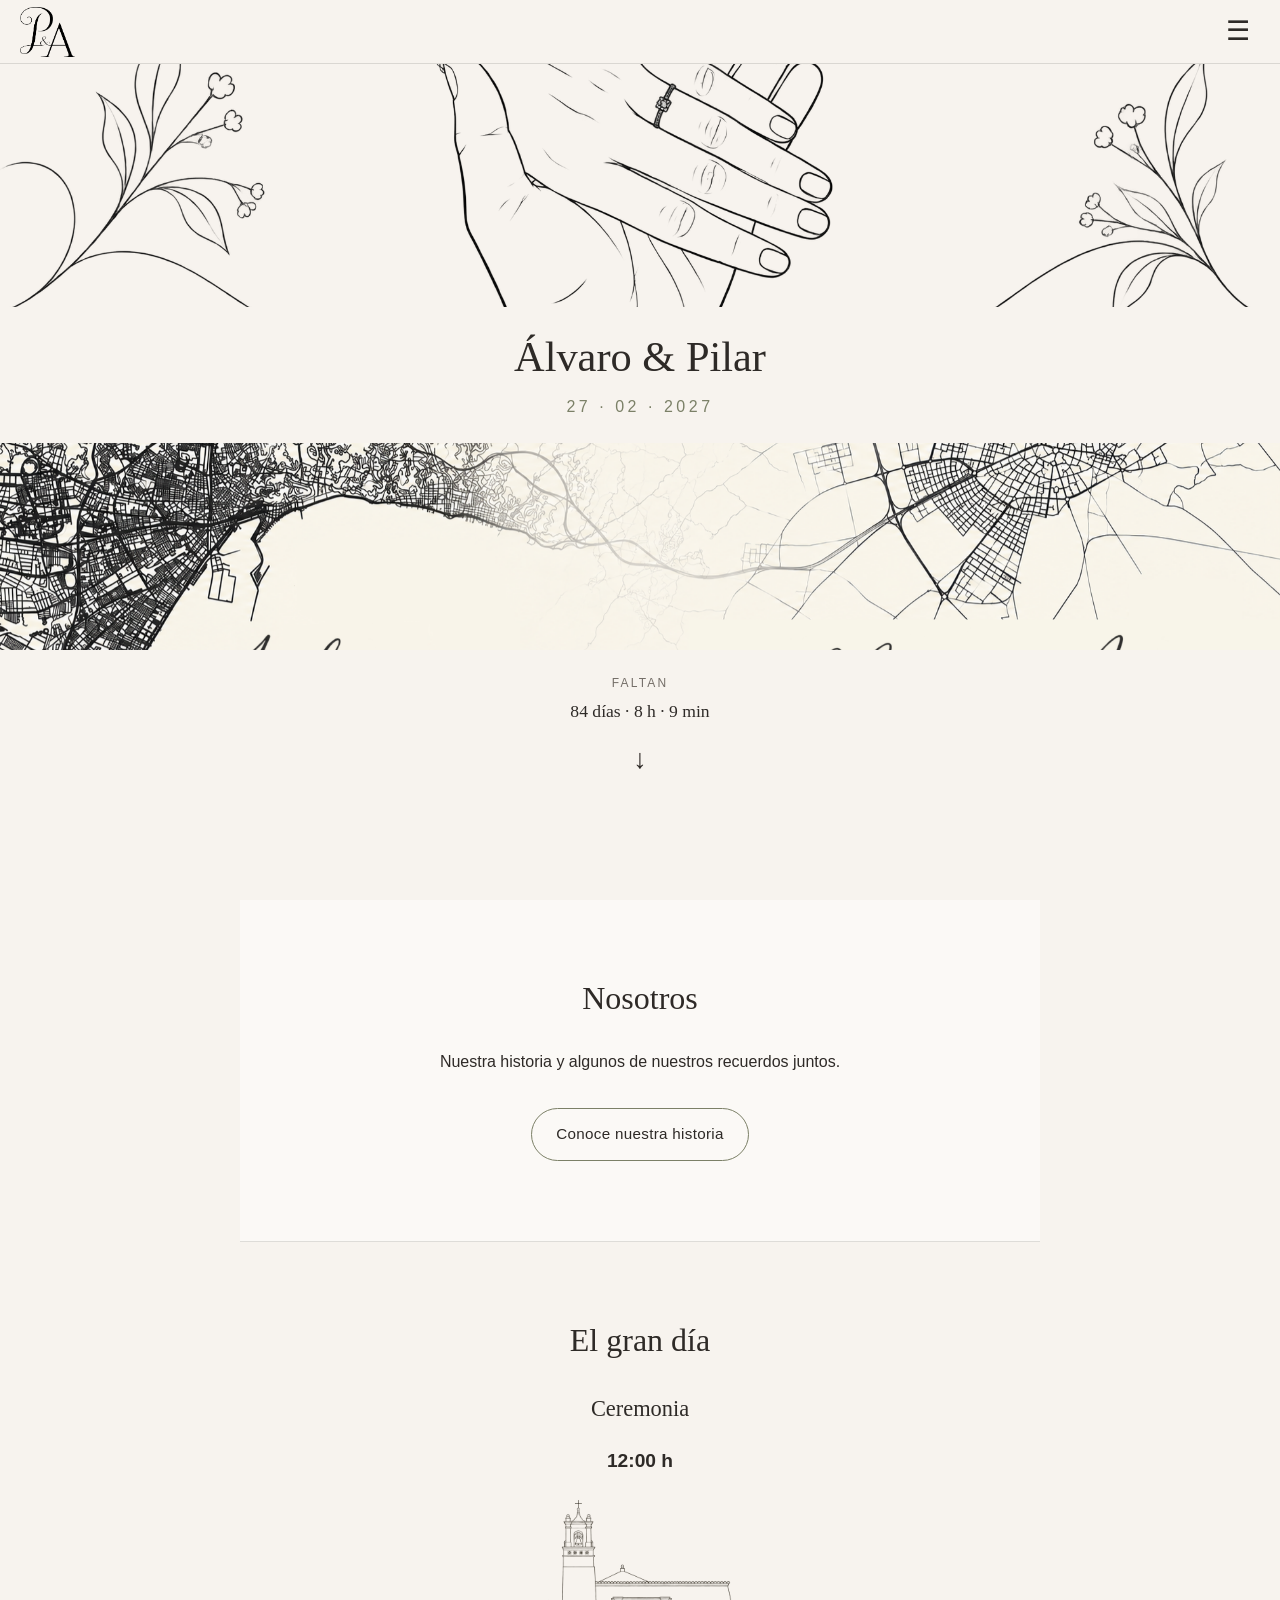
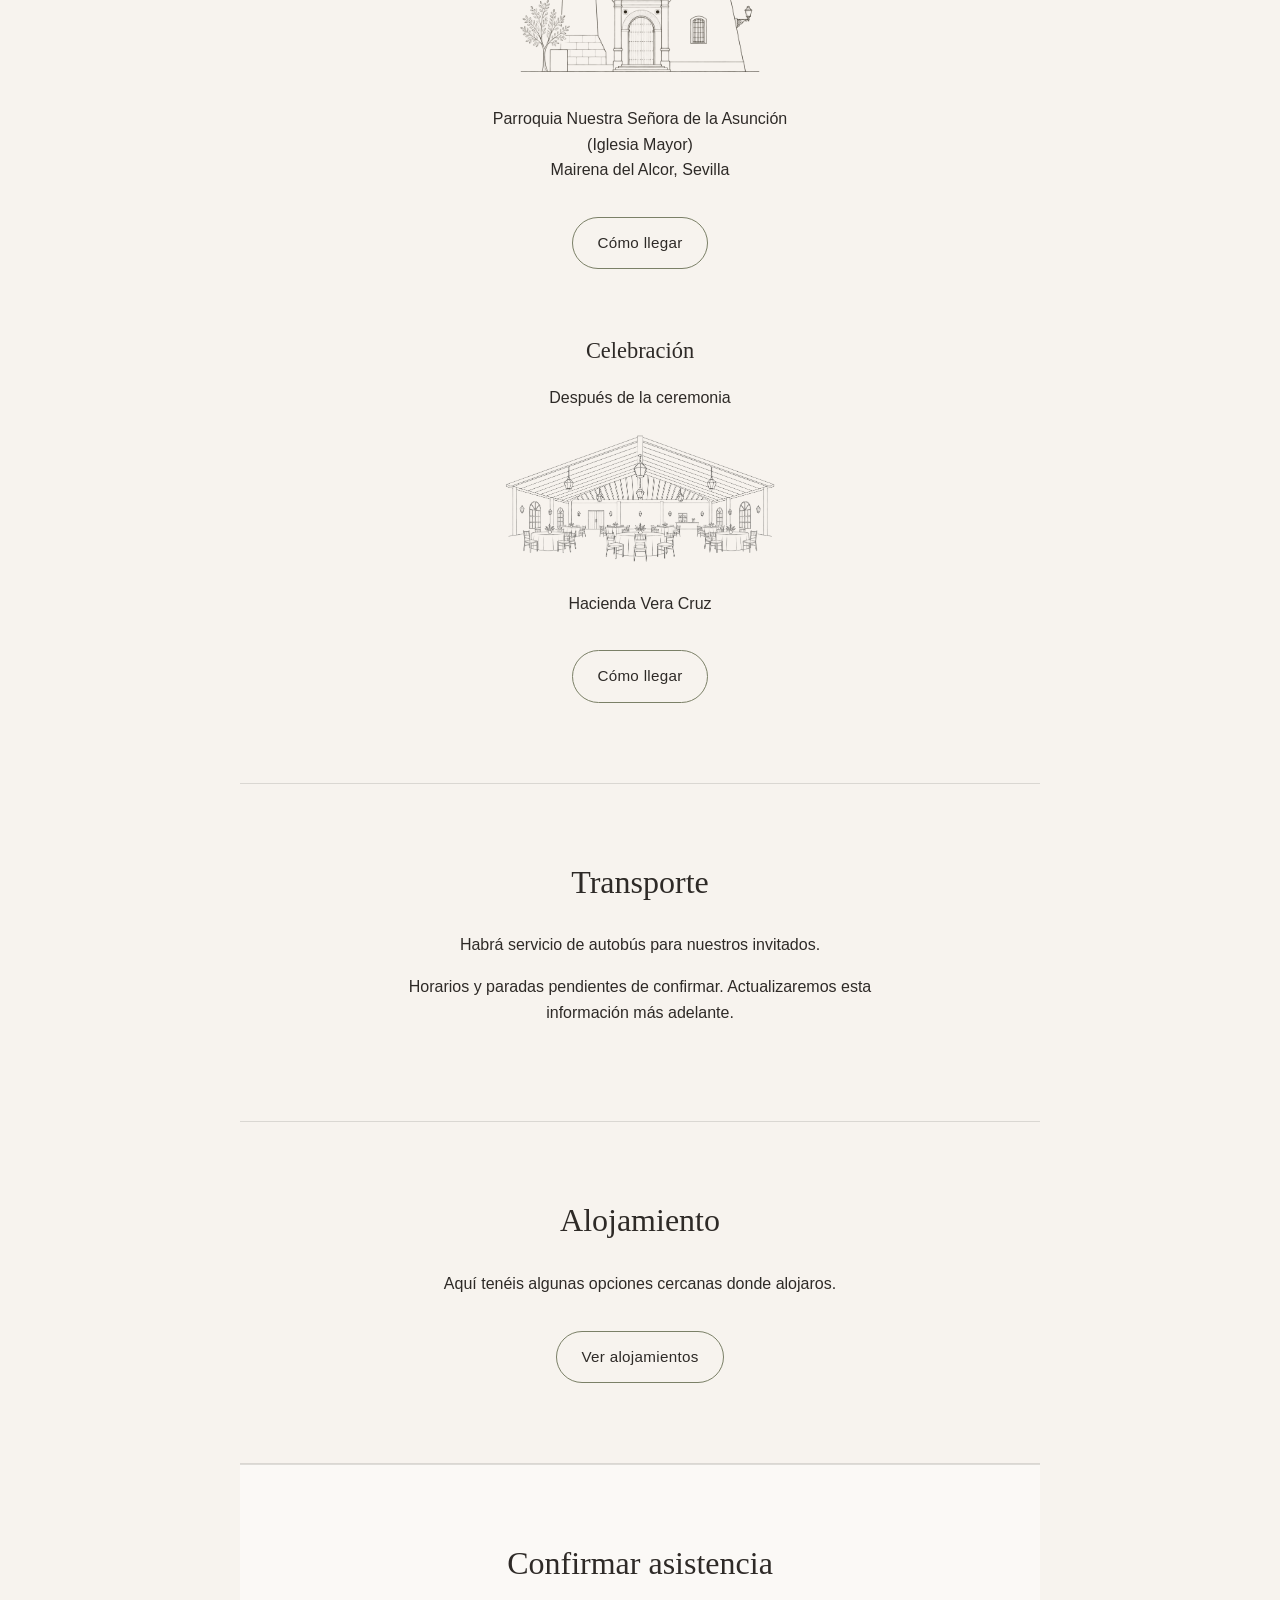
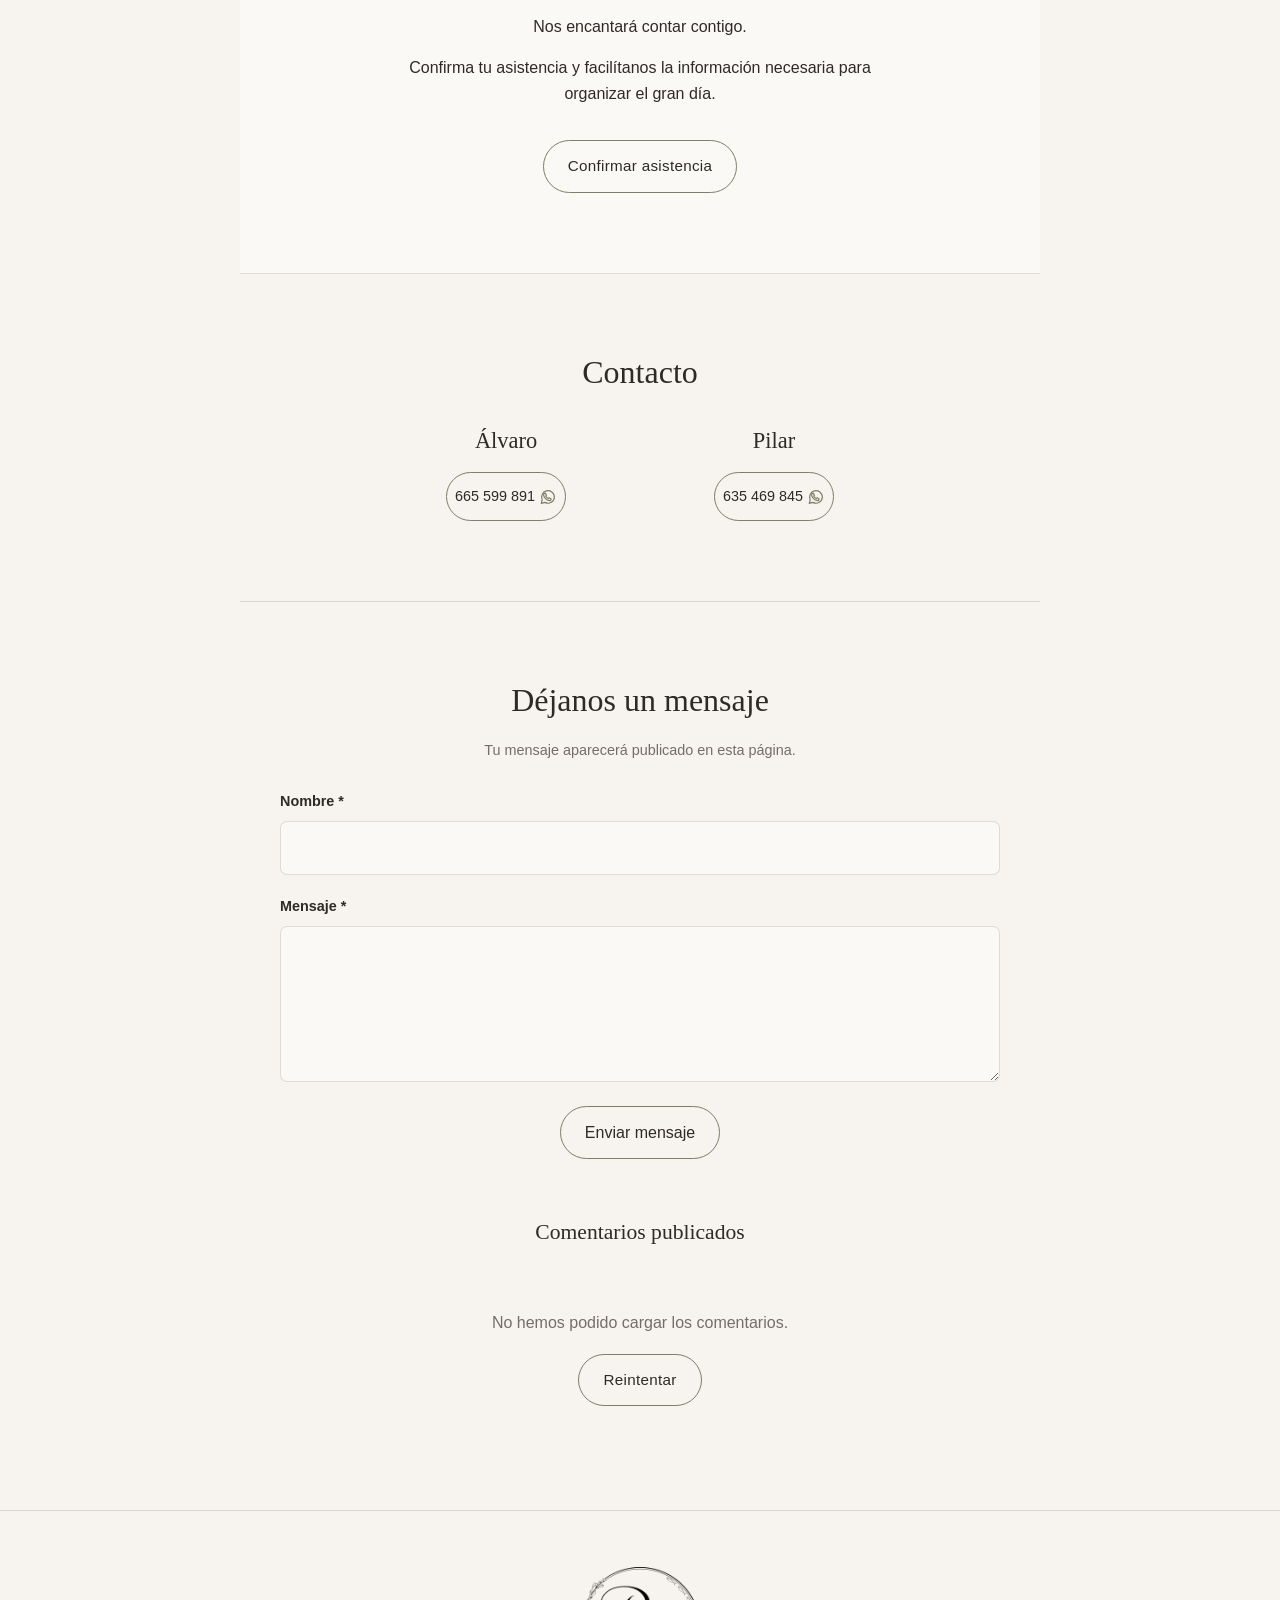
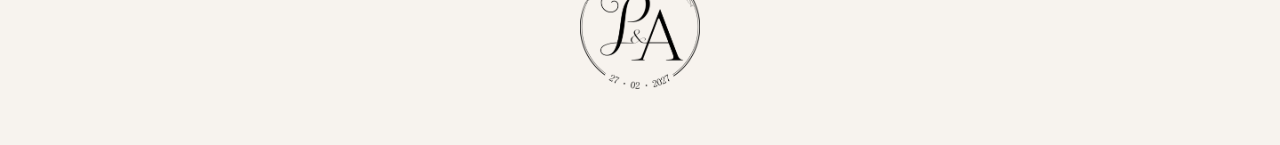
<file: index.html>
<!DOCTYPE html>
<html lang="es">

<head>
  <meta charset="UTF-8">
  <meta name="viewport" content="width=device-width, initial-scale=1.0">

  <title>Álvaro & Pilar | 27.02.2027</title>
  <meta
  name="description"
  content="Toda la información sobre nuestra boda. ¡Nos vemos el 27 de febrero de 2027!"
  >
  <link rel="icon" type="image/png" href="images/letras.png">

  <meta property="og:title" content="Álvaro & Pilar | 27.02.2027">

<meta
  property="og:description"
  content="Toda la información sobre nuestra boda. ¡Nos vemos el 27 de febrero de 2027!"
>

<meta
  property="og:image"
  content="https://alvaroypilar.es/images/compartir%20v2.png"
>
<meta property="og:image:type" content="image/png">
<meta property="og:image:width" content="1200">
<meta property="og:image:height" content="1200">
<meta property="og:image:alt" content="Álvaro y Pilar · 27 de febrero de 2027">

<meta property="og:url" content="https://alvaroypilar.es/">
<meta property="og:type" content="website">

  <link rel="stylesheet" href="styles.css">
</head>

<body>

  <!-- HEADER -->
  <header class="header">

    <a href="#inicio" class="header-logo" aria-label="Ir al inicio">
  <img src="images/letras.png" alt="Álvaro y Pilar">
</a>

    <button
      class="menu-button"
      id="menu-button"
      aria-label="Abrir menú"
      aria-expanded="false"
      aria-controls="navigation"
    >
      ☰
    </button>

    <nav class="navigation" id="navigation">
      <div class="navigation-links">
      <a href="#inicio">Inicio</a>
      <a href="nosotros.html">Nosotros</a>
      <a href="#gran-dia">El gran día</a>
      <a href="#transporte">Transporte</a>
      <a href="alojamiento.html">Alojamiento</a>
      <a href="confirmar.html">Confirmar asistencia</a>
      <a href="#contacto">Contacto</a>
      <div class="navigation-share">
        <button type="button" id="share-website">Compartir web</button>
        <p id="share-status" role="status" hidden></p>
      </div>
      </div>
    </nav>

  </header>

  <div class="menu-overlay" id="menu-overlay" aria-hidden="true"></div>

  <main>

    <!-- PORTADA -->
<section class="hero" id="inicio">

  <div class="hero-map hero-map-top">
    <img
      src="images/mano.png"
      alt="Mapa minimalista de Málaga"
    >
  </div>

  <div class="hero-content">

    <h1>Álvaro & Pilar</h1>

    <p class="wedding-date">
      27 · 02 · 2027
    </p>

  </div>

  <div class="hero-map hero-map-bottom">
    <img
      src="images/malagamairenatexto.png"
      alt="Mapa minimalista de Mairena del Alcor"
    >
  </div>

  <div class="countdown">
    <p>FALTAN</p>
    <p id="countdown">Calculando...</p>
  </div>

  <a href="#nosotros" class="scroll-down" aria-label="Ir a Nosotros">
    ↓
  </a>

</section>


    <!-- NOSOTROS -->
    <section class="section about-preview" id="nosotros">
      <h2>Nosotros</h2>
      <p>Nuestra historia y algunos de nuestros recuerdos juntos.</p>
      <a href="nosotros.html" class="button">Conoce nuestra historia</a>
    </section>

    <!-- EL GRAN DÍA -->
    <section class="section" id="gran-dia">

      <h2>El gran día</h2>

      <div class="event">

      <h3>Ceremonia</h3>

<p class="event-time">12:00 h</p>

<img
  src="images/iglesia.png"
  alt="Ilustración de la Iglesia de Nuestra Señora de la Asunción"
  class="event-illustration"
>

        <p>
          Parroquia Nuestra Señora de la Asunción
          <br>
          (Iglesia Mayor)
          <br>
          Mairena del Alcor, Sevilla
        </p>

        <a
          class="button"
          href="https://maps.app.goo.gl/voB6gTwF3BckTge58"
          target="_blank"
          rel="noopener noreferrer"
        >
          Cómo llegar
        </a>

      </div>


      <div class="event">

        <h3>Celebración</h3>

<p>Después de la ceremonia</p>

<img
  src="images/haciendaveracruz.png"
  alt="Ilustración del salón de Hacienda Vera Cruz"
  class="event-illustration"
>

        <p>
          Hacienda Vera Cruz
        </p>

        <a
          class="button"
          href="https://maps.app.goo.gl/yJd9EEko5qE2WFs27"
          target="_blank"
          rel="noopener noreferrer"
        >
          Cómo llegar
        </a>

      </div>

    </section>


    <!-- TRANSPORTE -->
    <section class="section" id="transporte">

      <h2>Transporte</h2>

      <p>
        Habrá servicio de autobús para nuestros invitados.
      </p>
      <p>Horarios y paradas pendientes de confirmar. Actualizaremos esta información más adelante.</p>

    </section>


    <!-- ALOJAMIENTO -->
    <section class="section" id="alojamiento">
      <h2>Alojamiento</h2>
      <p>Aquí tenéis algunas opciones cercanas donde alojaros.</p>
      <a href="alojamiento.html" class="button">Ver alojamientos</a>
    </section>


    <!-- CONFIRMACIÓN -->
    <section class="section confirmation" id="confirmacion">

      <h2>Confirmar asistencia</h2>

      <p>
        Nos encantará contar contigo.
      </p>

      <p>
        Confirma tu asistencia y facilítanos la información
        necesaria para organizar el gran día.
      </p>

      <a href="confirmar.html" class="button">
        Confirmar asistencia
        </a>

    </section>


    <!-- CONTACTO -->
    <section class="section" id="contacto">
      <h2>Contacto</h2>

      <div class="contact-grid">
        <div>
          <h3>Álvaro</h3>
          <a href="tel:+34665599891" class="button" aria-label="Llamar a Álvaro al 665 599 891. También disponible en WhatsApp.">
            <span>665 599 891</span>
            <img src="images/whatsapp.svg" width="18" height="18" alt="">
          </a>
        </div>

        <div>
          <h3>Pilar</h3>
          <a href="tel:+34635469845" class="button" aria-label="Llamar a Pilar al 635 469 845. También disponible en WhatsApp.">
            <span>635 469 845</span>
            <img src="images/whatsapp.svg" width="18" height="18" alt="">
          </a>
        </div>
      </div>
    </section>

    <!-- Comentarios -->
    <section id="comentarios" class="comments-section">
  <div class="comments-container">

    <h2>Déjanos un mensaje</h2>

    <p id="comentarios-aviso" class="comments-notice">Tu mensaje aparecerá publicado en esta página.</p>

    <form id="form-comentarios" class="comments-form" aria-describedby="comentarios-aviso">
      <div class="form-group">
        <label for="comentario-nombre">Nombre *</label>
        <input
          type="text"
          id="comentario-nombre"
          name="nombre"
          maxlength="100"
          required
        >
      </div>

      <div class="form-group">
        <label for="comentario-texto">Mensaje *</label>
        <textarea
          id="comentario-texto"
          name="comentario"
          maxlength="500"
          rows="5"
          required
        ></textarea>
      </div>

      <button type="submit">Enviar mensaje</button>
      <p id="comentario-exito" class="comment-success" hidden>
      ¡Gracias! Tu comentario se ha publicado correctamente.
</p>
    </form>

    <div class="published-comments">
      <h3>Comentarios publicados</h3>
      <div id="comentarios-cargando" class="comments-loading" role="status" hidden>
        <span class="comments-spinner" aria-hidden="true"></span>
        <p>Cargando comentarios...</p>
      </div>
      <div id="comentarios-error" class="comments-load-error" hidden>
        <p role="alert">No hemos podido cargar los comentarios.</p>
        <button type="button" id="comentarios-reintentar" class="button">Reintentar</button>
      </div>
      <div id="lista-comentarios"></div>
    </div>

  </div>
</section>

  </main>


  <!-- FOOTER -->
  <footer class="footer">

    <img class="wedding-seal" src="images/logo.png" alt="Álvaro y Pilar · 27 de febrero de 2027" width="120" height="122" loading="lazy">

  </footer>


  <script src="script.js"></script>
  <script src="comentarios.js"></script>

</body>

</html>
</file>
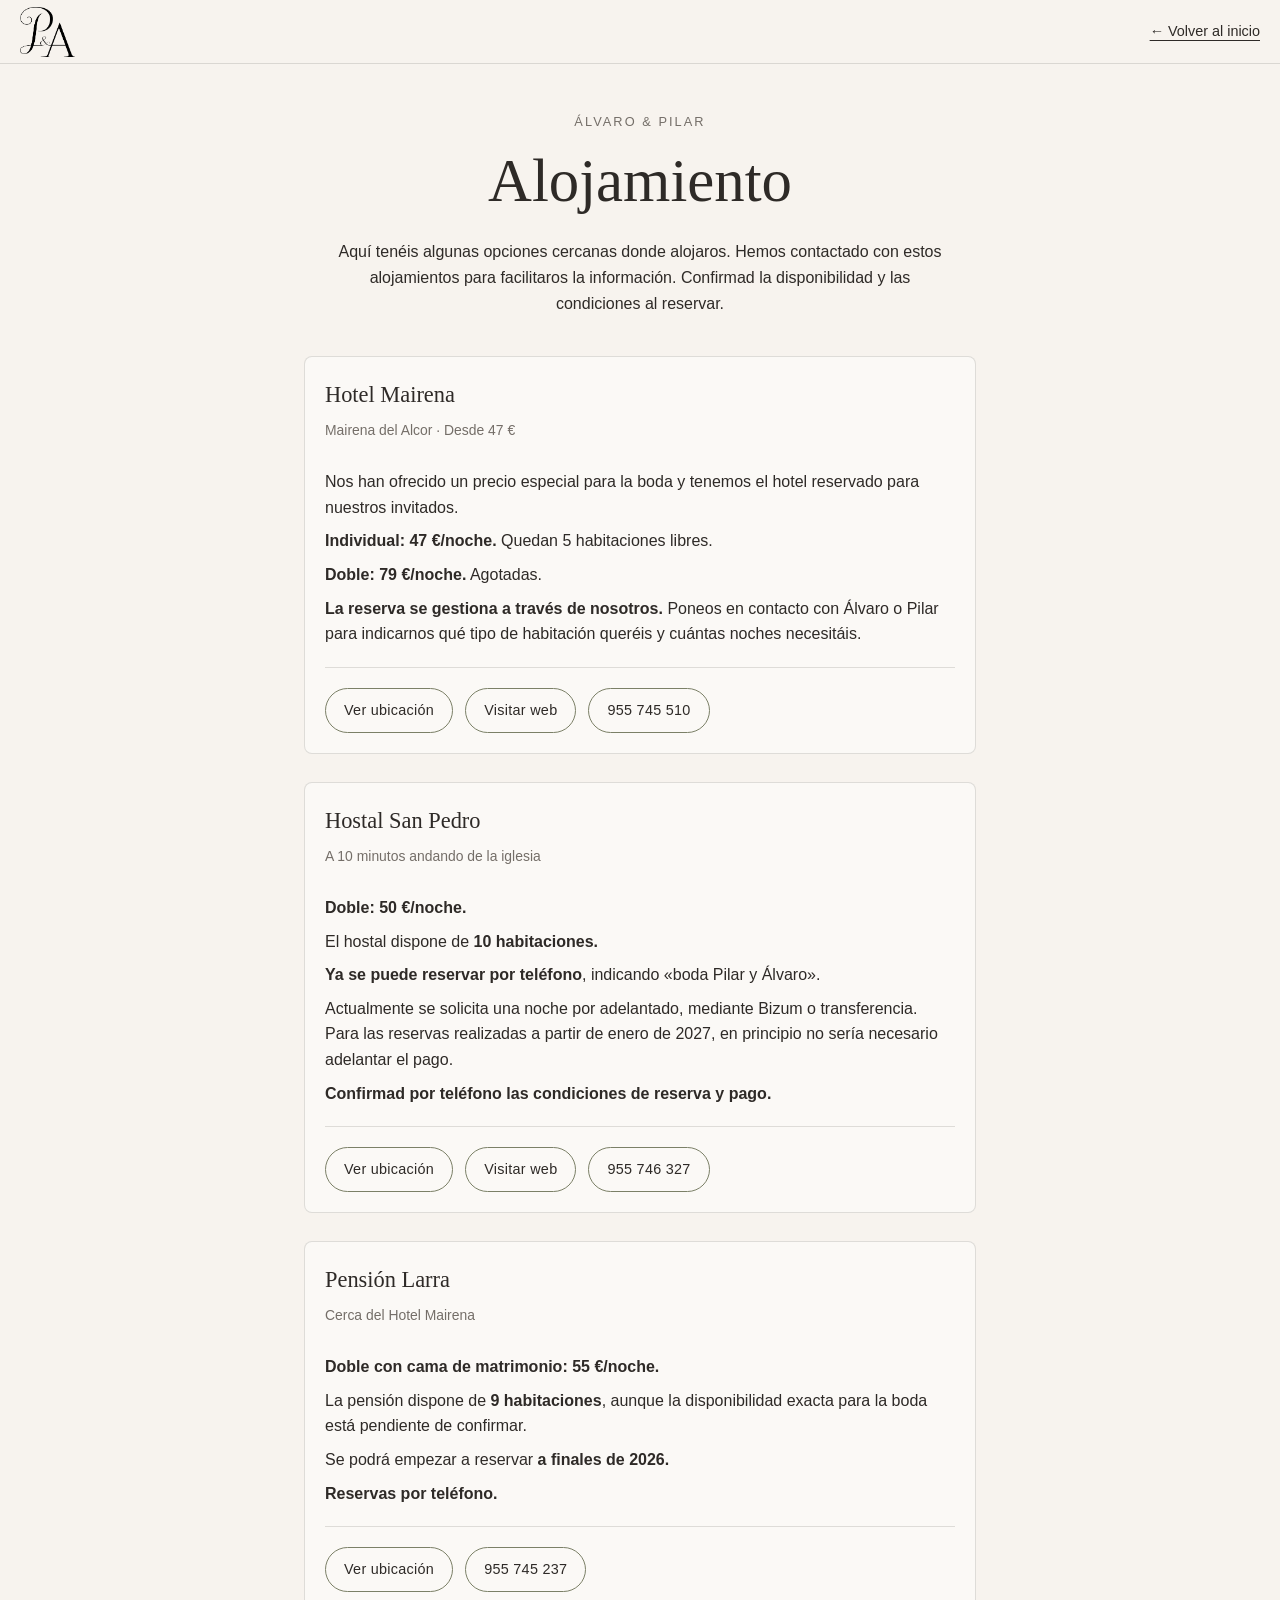
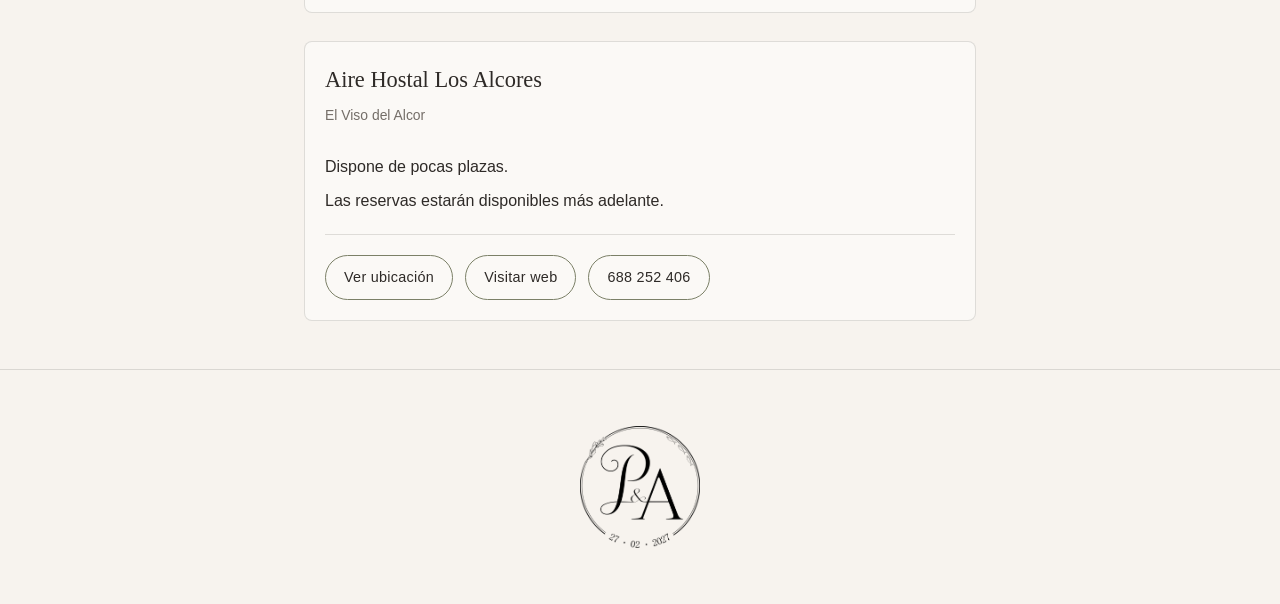
<file: alojamiento.html>
<!DOCTYPE html>
<html lang="es">
<head>
  <meta charset="UTF-8">
  <meta name="viewport" content="width=device-width, initial-scale=1.0">
  <title>Alojamiento | Álvaro & Pilar</title>
  <meta name="description" content="Alojamientos cercanos para la boda de Álvaro y Pilar: precios, contacto y ubicación.">
  <link rel="icon" type="image/png" href="images/letras.png">
  <link rel="stylesheet" href="styles.css">
  <link rel="canonical" href="https://alvaroypilar.es/alojamiento">
</head>
<body>
  <header class="header">
    <a href="index.html" class="header-logo" aria-label="Ir al inicio">
      <img src="images/letras.png" alt="Álvaro y Pilar">
    </a>
    <a href="index.html#inicio" class="about-back">← Volver al inicio</a>
  </header>

  <main class="accommodation-page">
    <header class="about-heading">
      <p class="about-eyebrow">Álvaro & Pilar</p>
      <h1>Alojamiento</h1>
      <p>Aquí tenéis algunas opciones cercanas donde alojaros. Hemos contactado con estos alojamientos para facilitaros la información. Confirmad la disponibilidad y las condiciones al reservar.</p>
    </header>
    <div class="accommodation-list">
<article class="hotel-card">

        <header class="hotel-heading">
          <h2>Hotel Mairena</h2>
          <span>Mairena del Alcor · Desde 47 €</span>
        </header>

        <div class="hotel-info">
          <p>Nos han ofrecido un precio especial para la boda y tenemos el hotel reservado para nuestros invitados.</p>
          <p><strong>Individual: 47 €/noche.</strong> Quedan 5 habitaciones libres.</p>
          <p><strong>Doble: 79 €/noche.</strong> Agotadas.</p>

          <p>
            <strong>La reserva se gestiona a través de nosotros.</strong>
            Poneos en contacto con Álvaro o Pilar para indicarnos qué tipo de habitación queréis
            y cuántas noches necesitáis.
          </p>
          <div class="hotel-contact">
            <a href="https://maps.app.goo.gl/vgnpBUnrnWaZpf7B6" target="_blank" rel="noopener noreferrer">Ver ubicación</a>
            <a href="https://www.hotelmairena.com/" target="_blank" rel="noopener noreferrer">Visitar web</a>
            <a href="tel:+34955745510">955 745 510</a>
          </div>
        </div>

      </article>

<article class="hotel-card">

        <header class="hotel-heading">
          <h2>Hostal San Pedro</h2>
          <span>A 10 minutos andando de la iglesia</span>
        </header>

        <div class="hotel-info">
          <p><strong>Doble: 50 €/noche.</strong></p>
          <p>El hostal dispone de <strong>10 habitaciones.</strong></p>
          <p><strong>Ya se puede reservar por teléfono</strong>, indicando «boda Pilar y Álvaro».</p>
          <p>Actualmente se solicita una noche por adelantado, mediante Bizum o transferencia. Para las reservas realizadas a partir de enero de 2027, en principio no sería necesario adelantar el pago.</p>
          <p><strong>Confirmad por teléfono las condiciones de reserva y pago.</strong></p>
          <div class="hotel-contact">
            <a href="https://maps.app.goo.gl/A2naoXd6UCEvmgA87" target="_blank" rel="noopener noreferrer">Ver ubicación</a>
            <a href="https://www.hostalbarsanpedro.es/" target="_blank" rel="noopener noreferrer">Visitar web</a>
            <a href="tel:+34955746327">955 746 327</a>
          </div>
        </div>

      </article>

<article class="hotel-card">

        <header class="hotel-heading">
          <h2>Pensión Larra</h2>
          <span>Cerca del Hotel Mairena</span>
        </header>

        <div class="hotel-info">
          <p><strong>Doble con cama de matrimonio: 55 €/noche.</strong></p>
          <p>La pensión dispone de <strong>9 habitaciones</strong>, aunque la disponibilidad exacta para la boda está pendiente de confirmar.</p>
          <p>Se podrá empezar a reservar <strong>a finales de 2026.</strong></p>
          <p><strong>Reservas por teléfono.</strong></p>
          <div class="hotel-contact">
            <a href="https://maps.app.goo.gl/d7SdoBFoBsBAZdhAA" target="_blank" rel="noopener noreferrer">Ver ubicación</a>
            <a href="tel:+34955745237">955 745 237</a>
          </div>
        </div>

      </article>

<article class="hotel-card">

        <header class="hotel-heading">
          <h2>Aire Hostal Los Alcores</h2>
          <span>El Viso del Alcor</span>
        </header>

        <div class="hotel-info">
          <p>
            Dispone de pocas plazas.
          </p>

          <p>
            Las reservas estarán disponibles más adelante.
          </p>
          <div class="hotel-contact">
            <a href="https://maps.app.goo.gl/BbKX3wv16voKh9Kt9" target="_blank" rel="noopener noreferrer">Ver ubicación</a>
            <a href="https://airedelosalcoreshostal.com/" target="_blank" rel="noopener noreferrer">Visitar web</a>
            <a href="tel:+34688252406">688 252 406</a>
          </div>
        </div>

      </article>
    </div>
  </main>

  <footer class="footer">
    <img class="wedding-seal" src="images/logo.png" alt="Álvaro y Pilar · 27 de febrero de 2027" width="120" height="122" loading="lazy">
  </footer>
</body>
</html>
</file>
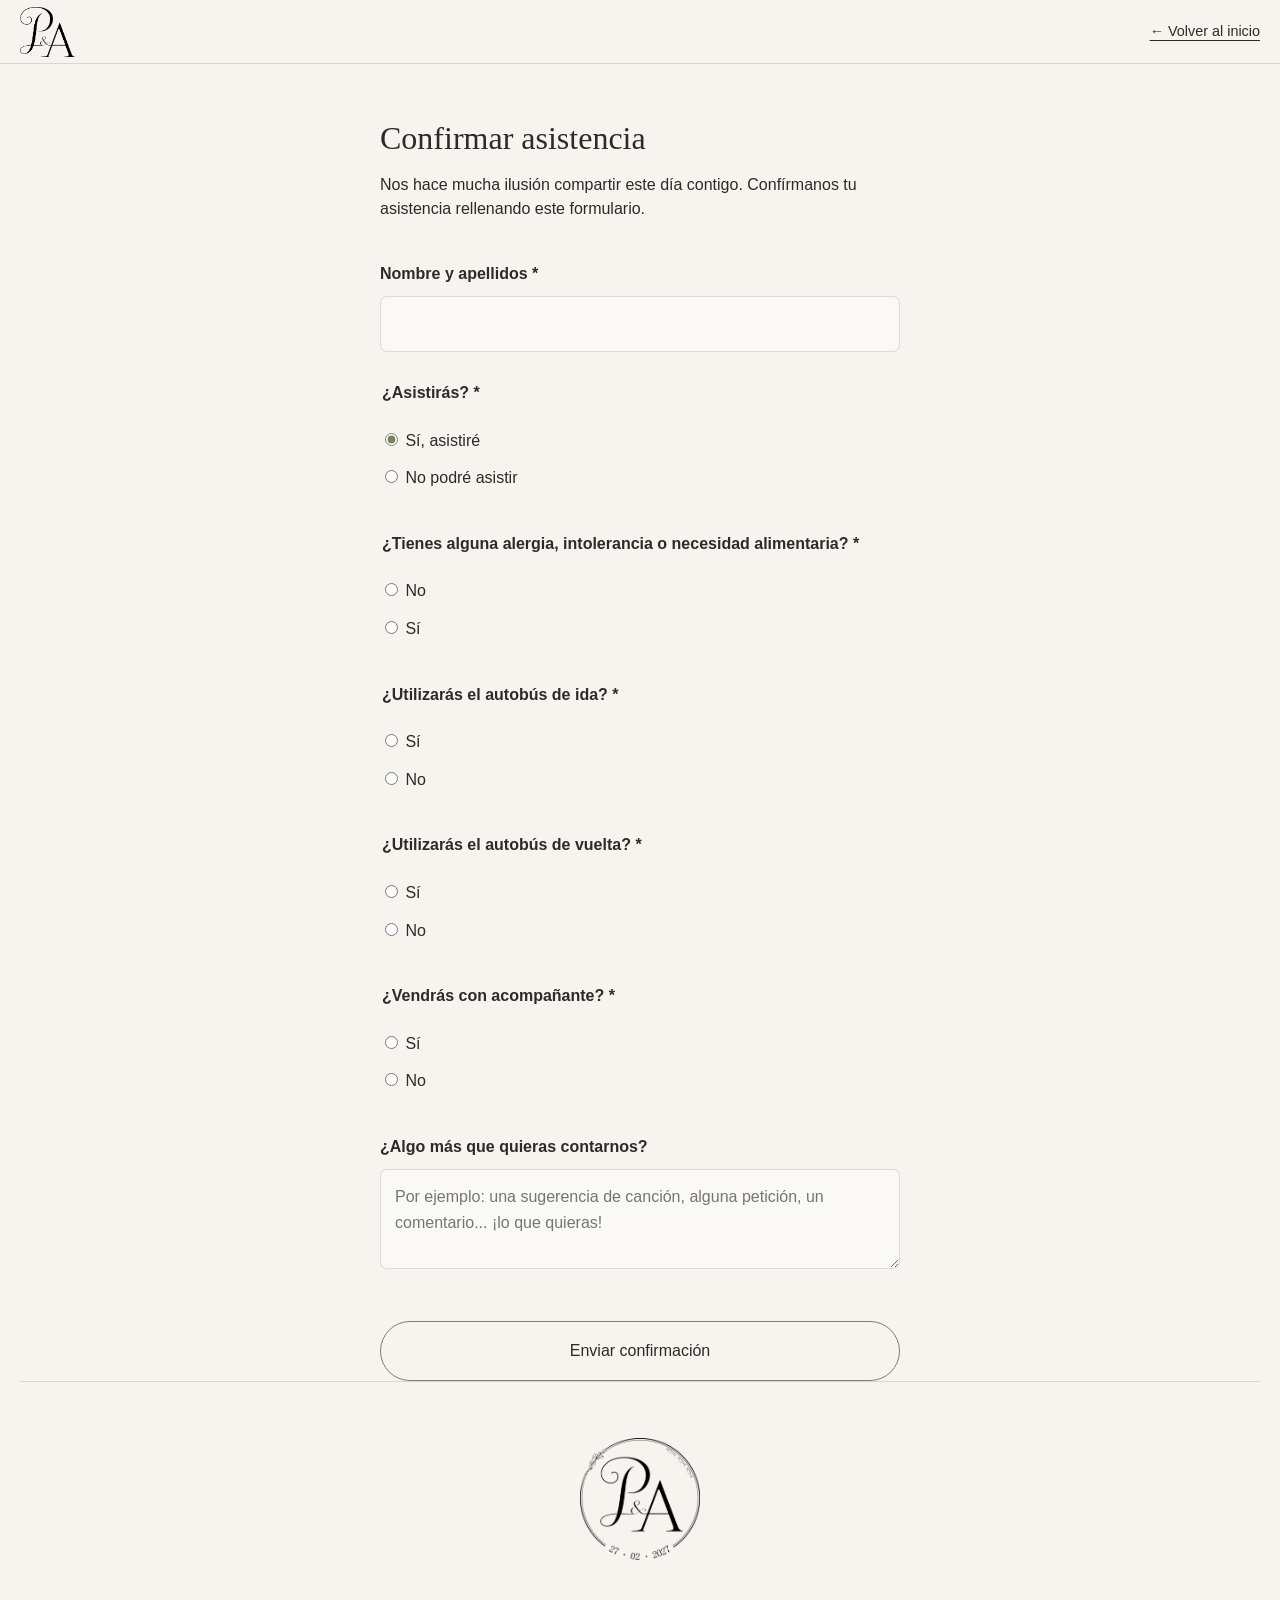
<file: confirmar.html>
<!DOCTYPE html>
<html lang="es">
<head>
  <meta charset="UTF-8">
  <meta name="viewport" content="width=device-width, initial-scale=1.0">

  <title>Confirmar asistencia | Álvaro & Pilar</title>
  <link rel="icon" type="image/png" href="images/letras.png">
  <link rel="stylesheet" href="styles.css">

  <style>
    * {
      box-sizing: border-box;
    }

    body {
      margin: 0;
      padding: 120px 20px 60px;
      font-family: Arial, sans-serif;
      color: var(--text);
      background: var(--background);
    }

    main {
      width: 100%;
      max-width: 520px;
      margin: 0 auto;
    }

    h1 {
      margin-top: 0;
      margin-bottom: 8px;
      font-size: 2rem;
      line-height: 1.15;
    }

    h2 {
      margin-top: 0;
    }

    .intro {
      margin-bottom: 40px;
      line-height: 1.5;
    }

    .campo {
      margin-bottom: 28px;
    }

    label,
    legend {
      display: block;
      margin-bottom: 10px;
      font-weight: 600;
    }

    input[type="text"],
    textarea {
      width: 100%;
      padding: 14px;
      border: 1px solid var(--border);
      border-radius: 7px;
      background: var(--background-light);
      color: var(--text);
      font: inherit;
    }

    textarea {
      min-height: 100px;
      resize: vertical;
    }

    input[type="radio"] {
      accent-color: var(--accent);
    }

    input:focus-visible,
    textarea:focus-visible,
    button:focus-visible,
    a:focus-visible {
      outline: 2px solid var(--accent);
      outline-offset: 3px;
    }

    fieldset {
      margin: 0 0 28px;
      padding: 0;
      border: 0;
    }

    .opcion {
      display: block;
      margin: 12px 0;
      font-weight: 400;
    }

    .oculto {
      display: none;
    }

    .error-campo {
      color: #a12020;
      margin: 8px 0 0;
      font-size: 0.9rem;
      line-height: 1.5;
    }

    [aria-invalid="true"] {
      border-color: #a12020;
    }

    .bloque-plus-one {
      margin-top: 40px;
      padding-top: 32px;
      border-top: 1px solid var(--border);
    }

    button {
      width: 100%;
      padding: 16px;
      margin-top: 16px;
      border: 1px solid var(--accent);
      border-radius: 999px;
      background: transparent;
      color: var(--text);
      font: inherit;
      cursor: pointer;
    }

    button:disabled {
      opacity: 0.6;
      cursor: wait;
    }
  </style>
</head>

<body>

  <header class="header">
    <a href="index.html" class="header-logo" aria-label="Ir al inicio">
      <img src="images/letras.png" alt="Álvaro y Pilar">
    </a>
    <a href="index.html#inicio" class="about-back">← Volver al inicio</a>
  </header>

  <main>

    <h1>Confirmar asistencia</h1>

    <p class="intro">
      Nos hace mucha ilusión compartir este día contigo.
      Confírmanos tu asistencia rellenando este formulario.
    </p>

    <section id="rsvp-success" class="rsvp-success" aria-labelledby="rsvp-success-title" hidden>
      <h2 id="rsvp-success-title" tabindex="-1">¡Gracias por confirmar!</h2>
      <p>Hemos recibido tu respuesta correctamente.</p>
      <a href="index.html" class="button">Volver al inicio</a>
      <button type="button" id="rsvp-again">Confirmar a otra persona</button>
    </section>
    <form id="rsvp-form">

      <!-- INVITADO PRINCIPAL -->

      <div class="campo">
        <label for="nombre">Nombre y apellidos *</label>
        <input type="text" id="nombre" name="nombre" required>
      </div>

      <fieldset>
        <legend>¿Asistirás? *</legend>

        <label class="opcion">
          <input type="radio" name="asistencia" value="si" required checked>
          Sí, asistiré
        </label>

        <label class="opcion">
          <input type="radio" name="asistencia" value="no">
          No podré asistir
        </label>
      </fieldset>


      <!-- DATOS SI ASISTE -->

      <div id="datos-asistente">

        <fieldset>
          <legend>¿Tienes alguna alergia, intolerancia o necesidad alimentaria? *</legend>

          <label class="opcion">
            <input type="radio" name="alimentacion" value="no" required>
            No
          </label>

          <label class="opcion">
            <input type="radio" name="alimentacion" value="si" required>
            Sí
          </label>
        </fieldset>

        <div id="detalle-alimentacion" class="campo oculto">
          <label for="alimentacion-texto">Indica tu necesidad alimentaria *</label>

          <textarea
            id="alimentacion-texto"
            name="alimentacion_texto"
            placeholder="Por ejemplo: alergia a frutos secos, intolerancia a la lactosa, celiaquía, embarazo..."
          ></textarea>
        </div>


        <fieldset>
          <legend>¿Utilizarás el autobús de ida? *</legend>

          <label class="opcion">
            <input type="radio" name="bus_ida" value="si" required>
            Sí
          </label>

          <label class="opcion">
            <input type="radio" name="bus_ida" value="no" required>
            No
          </label>
        </fieldset>


        <fieldset>
          <legend>¿Utilizarás el autobús de vuelta? *</legend>

          <label class="opcion">
            <input type="radio" name="bus_vuelta" value="si" required>
            Sí
          </label>

          <label class="opcion">
            <input type="radio" name="bus_vuelta" value="no" required>
            No
          </label>
        </fieldset>


        <fieldset>
          <legend>¿Vendrás con acompañante? *</legend>

          <label class="opcion">
            <input type="radio" name="plus_one" value="si" required>
            Sí
          </label>

          <label class="opcion">
            <input type="radio" name="plus_one" value="no" required>
            No
          </label>
        </fieldset>


        <!-- ACOMPAÑANTE -->

        <div id="plus-one-data" class="bloque-plus-one oculto">

          <h2>Tu acompañante</h2>

          <div class="campo">
            <label for="plus-one-nombre">Nombre y apellidos *</label>

            <input
              type="text"
              id="plus-one-nombre"
              name="plus_one_nombre"
            >
          </div>


          <fieldset>
            <legend>¿Tiene alguna alergia, intolerancia o necesidad alimentaria? *</legend>

            <label class="opcion">
              <input type="radio" name="plus_one_alimentacion" value="no">
              No
            </label>

            <label class="opcion">
              <input type="radio" name="plus_one_alimentacion" value="si">
              Sí
            </label>
          </fieldset>

          <div id="plus-one-alimentacion-detalle" class="campo oculto">
            <label for="plus-one-alimentacion-texto">
              Indica su necesidad alimentaria *
            </label>

            <textarea
              id="plus-one-alimentacion-texto"
              name="plus_one_alimentacion_texto"
              placeholder="Por ejemplo: alergia a frutos secos, intolerancia a la lactosa, celiaquía, embarazo..."
            ></textarea>
          </div>


          <fieldset>
            <legend>¿Utilizará el autobús de ida? *</legend>

            <label class="opcion">
              <input type="radio" name="plus_one_bus_ida" value="si">
              Sí
            </label>

            <label class="opcion">
              <input type="radio" name="plus_one_bus_ida" value="no">
              No
            </label>
          </fieldset>


          <fieldset>
            <legend>¿Utilizará el autobús de vuelta? *</legend>

            <label class="opcion">
              <input type="radio" name="plus_one_bus_vuelta" value="si">
              Sí
            </label>

            <label class="opcion">
              <input type="radio" name="plus_one_bus_vuelta" value="no">
              No
            </label>
          </fieldset>

        </div>


        <!-- OBSERVACIONES -->

        <div class="campo">
          <label for="observaciones">
            ¿Algo más que quieras contarnos?
          </label>

          <textarea
            id="observaciones"
            name="observaciones"
            placeholder="Por ejemplo: una sugerencia de canción, alguna petición, un comentario... ¡lo que quieras!"
          ></textarea>
        </div>

      </div>


      <button type="submit">
        Enviar confirmación
      </button>

    </form>

  </main>

  <footer class="footer">
    <img class="wedding-seal" src="images/logo.png" alt="Álvaro y Pilar · 27 de febrero de 2027" width="120" height="122" loading="lazy">
  </footer>

  <script src="rsvp.js"></script>

</body>
</html>
</file>
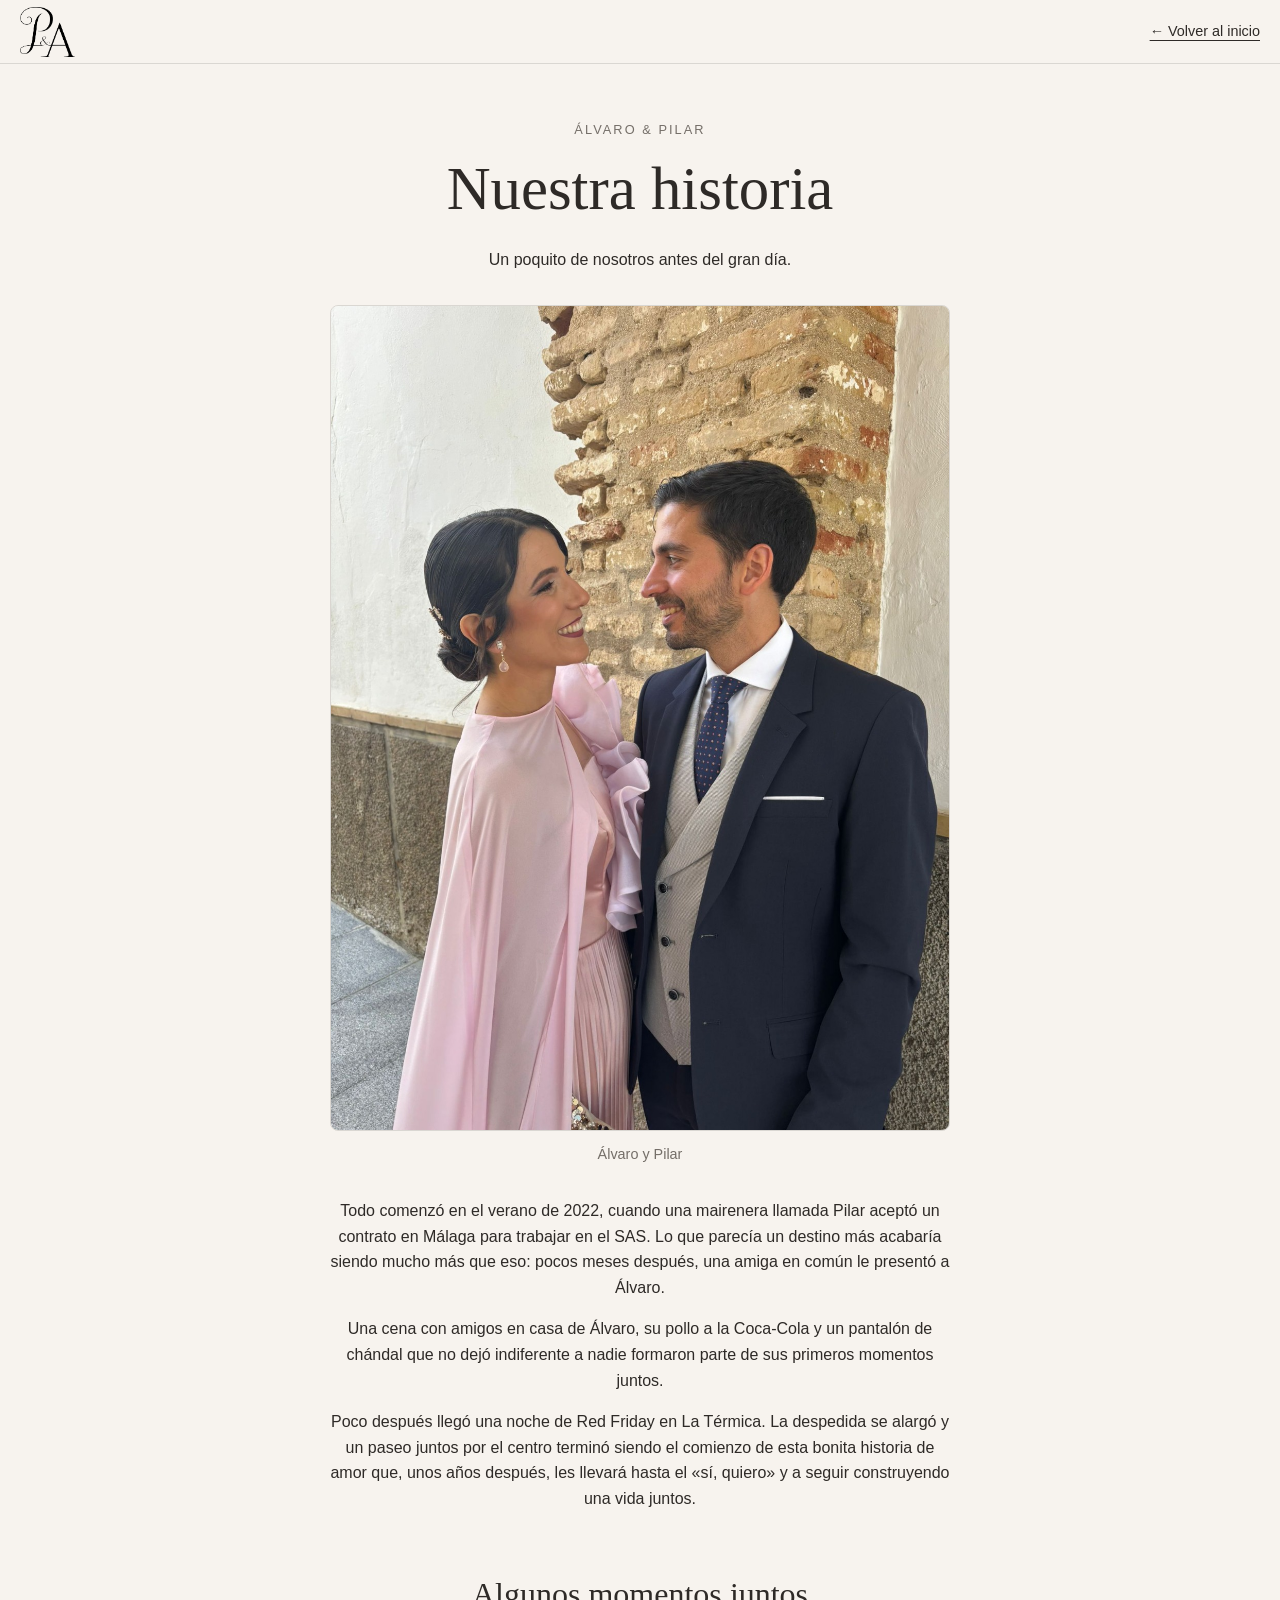
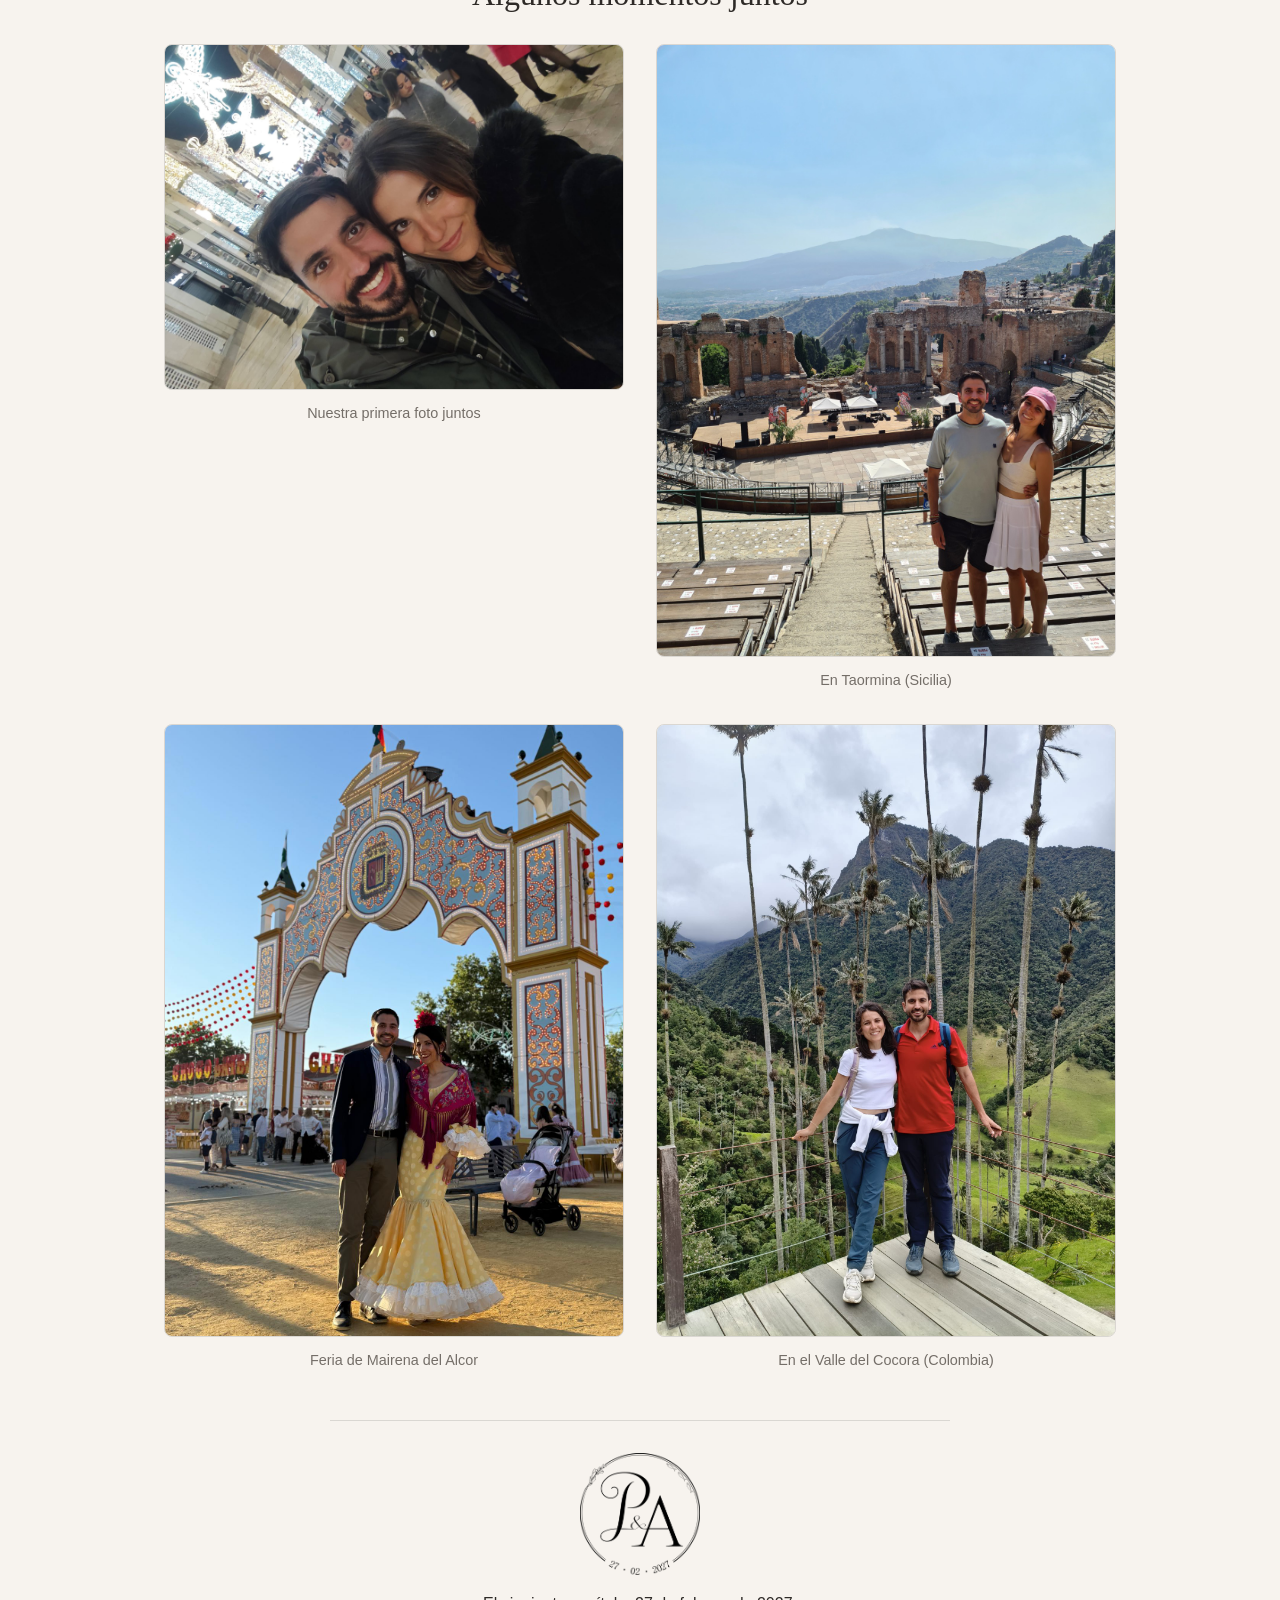
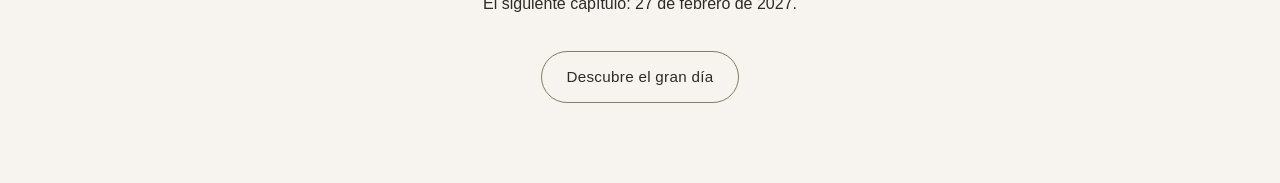
<file: nosotros.html>
<!DOCTYPE html>
<html lang="es">
<head>
  <meta charset="UTF-8">
  <meta name="viewport" content="width=device-width, initial-scale=1.0">
  <title>Nosotros | Álvaro & Pilar</title>
  <meta name="description" content="Nuestra historia y nuestros recuerdos. Álvaro y Pilar, 27 de febrero de 2027.">
  <link rel="icon" type="image/png" href="images/letras.png">
  <link rel="stylesheet" href="styles.css">
  <link rel="canonical" href="https://alvaroypilar.es/nosotros">
</head>
<body>
  <header class="header">
    <a href="index.html" class="header-logo" aria-label="Ir al inicio">
      <img src="images/letras.png" alt="Álvaro y Pilar">
    </a>
    <a href="index.html#inicio" class="about-back">← Volver al inicio</a>
  </header>

  <main class="about-page">
    <section class="about-story" aria-labelledby="story-title">
    <header class="about-heading">
      <p class="about-eyebrow">Álvaro & Pilar</p>
      <h1 id="story-title">Nuestra historia</h1>
      <p>Un poquito de nosotros antes del gran día.</p>
    </header>

    <figure class="about-main-photo">
      <img class="about-photo" src="images/principal.jpeg" width="1200" height="1600" alt="Álvaro y Pilar juntos">
      <figcaption>Álvaro y Pilar</figcaption>
    </figure>

      <p>Todo comenzó en el verano de 2022, cuando una mairenera llamada Pilar aceptó un contrato en Málaga para trabajar en el SAS. Lo que parecía un destino más acabaría siendo mucho más que eso: pocos meses después, una amiga en común le presentó a Álvaro.</p>
      <p>Una cena con amigos en casa de Álvaro, su pollo a la Coca-Cola y un pantalón de chándal que no dejó indiferente a nadie formaron parte de sus primeros momentos juntos.</p>
      <p>Poco después llegó una noche de Red Friday en La Térmica. La despedida se alargó y un paseo juntos por el centro terminó siendo el comienzo de esta bonita historia de amor que, unos años después, les llevará hasta el «sí, quiero» y a seguir construyendo una vida juntos.</p>
    </section>

    <section class="about-moments" aria-labelledby="moments-title">
      <h2 id="moments-title">Algunos momentos juntos</h2>
      <div class="about-gallery">
        <figure>
          <img class="about-photo" src="images/primerafoto.jpeg" width="2048" height="1539" loading="lazy" decoding="async" alt="Nuestra primera foto juntos">
          <figcaption>Nuestra primera foto juntos</figcaption>
        </figure>
        <figure>
          <img class="about-photo" src="images/sicilia.jpeg" width="1200" height="1600" loading="lazy" decoding="async" alt="Álvaro y Pilar en Taormina, Sicilia">
          <figcaption>En Taormina (Sicilia)</figcaption>
        </figure>
        <figure>
          <img class="about-photo" src="images/feria.jpeg" width="1200" height="1600" loading="lazy" decoding="async" alt="Álvaro y Pilar en la Feria de Mairena del Alcor">
          <figcaption>Feria de Mairena del Alcor</figcaption>
        </figure>
        <figure>
          <img class="about-photo" src="images/cocora.jpeg" width="1536" height="2048" loading="lazy" decoding="async" alt="Álvaro y Pilar en el Valle del Cocora, Colombia">
          <figcaption>En el Valle del Cocora (Colombia)</figcaption>
        </figure>
      </div>
    </section>

    <div class="about-next">
      <img class="wedding-seal" src="images/logo.png" alt="Álvaro y Pilar · 27 de febrero de 2027" width="120" height="122" loading="lazy">
      <p>El siguiente capítulo: 27 de febrero de 2027.</p>
      <a href="index.html#gran-dia" class="button">Descubre el gran día</a>
    </div>
  </main>

</body>
</html>
</file>
<file: styles.css>
/* =========================
   COLORES
========================= */

:root {
  --background: #F7F3EE;
  --background-light: #FBF9F6;
  --text: #2E2A27;
  --text-soft: #746E68;
  --accent: #7B8067;
  --border: rgba(46, 42, 39, 0.14);
}


/* =========================
   BASE
========================= */

* {
  box-sizing: border-box;
}

html {
  scroll-behavior: smooth;
  scroll-padding-top: 64px;
}

body {
  margin: 0;

  font-family: Arial, sans-serif;
  color: var(--text);
  background: var(--background);

  line-height: 1.6;
}

button,
a,
input,
textarea {
  font: inherit;
}

h1,
h2,
h3 {
  font-family: Georgia, "Times New Roman", serif;
  font-weight: 400;
}


/* =========================
   HEADER
========================= */

.header {
  position: fixed;
  top: 0;
  left: 0;

  width: 100%;
  height: 64px;

  display: flex;
  align-items: center;
  justify-content: space-between;

  padding: 0 20px;

  background: rgba(247, 243, 238, 0.97);
  border-bottom: 1px solid var(--border);

  z-index: 1000;
}

.header-logo {
  display: flex;
  align-items: center;

  height: 100%;

  text-decoration: none;
}

.header-logo img {
  display: block;

  width: auto;
  height: 50px;
}

.menu-button {
  position: relative;
  display: flex;
  align-items: center;
  justify-content: center;

  width: 44px;
  height: 44px;

  padding: 0;

  border: 0;
  background: transparent;

  color: var(--text);

  font-size: 27px;
  line-height: 1;

  cursor: pointer;
}


/* =========================
   NAVEGACIÓN MÓVIL
========================= */

.navigation {
  display: grid;
  grid-template-rows: 0fr;

  position: absolute;
  top: 64px;
  left: 0;

  width: 100%;

  background: var(--background);
  box-shadow: 0 8px 18px rgba(46, 42, 39, 0);
  visibility: hidden;
  pointer-events: none;
  transition: grid-template-rows 380ms ease, box-shadow 380ms ease,
    visibility 0s linear 380ms;
}

.navigation.open {
  grid-template-rows: 1fr;
  box-shadow: 0 8px 18px rgba(46, 42, 39, 0.12);
  visibility: visible;
  pointer-events: auto;
  transition-delay: 0s;
}

.navigation-links {
  min-height: 0;
  max-height: calc(100svh - 64px);
  overflow-y: auto;
}

.menu-button[aria-expanded="true"] {
  font-size: 0;
}

.menu-button[aria-expanded="true"]::before,
.menu-button[aria-expanded="true"]::after {
  content: "";
  position: absolute;
  top: 50%;
  left: 50%;
  width: 23px;
  height: 1.25px;
  background: currentColor;
  border-radius: 1px;
  transform: translate(-50%, -50%) rotate(45deg);
}

.menu-button[aria-expanded="true"]::after {
  transform: translate(-50%, -50%) rotate(-45deg);
}

.navigation a {
  display: block;
  padding: 14px 24px;

  color: var(--text);
  text-decoration: none;

  border-top: 1px solid var(--border);
}


/* =========================
   PORTADA
========================= */

.hero {
  min-height: 100svh;

  display: flex;
  flex-direction: column;
  align-items: center;

  padding: 64px 0 20px;

  text-align: center;

  overflow: hidden;
}

.hero-map {
  width: 100%;
  overflow: hidden;
}

.hero-map img {
  display: block;

  width: 100%;
  height: 100%;

  object-fit: cover;
}


/* MAPA MÁLAGA */

.hero-map-top {
  height: 27svh;
}

.hero-map-top img {
  object-position: center 55%;
}


/* CONTENIDO CENTRAL */

.hero-content {
  padding: 28px 24px 24px;
}

.hero h1 {
  margin: 0;

  font-size: 2.65rem;
  font-weight: 400;
  line-height: 1.05;
}

.wedding-date {
  margin: 14px 0 0;

  color: var(--accent);

  font-size: 1rem;
  letter-spacing: 0.22em;
}


/* MAPA MAIRENA */

.hero-map-bottom {
  height: 23svh;
}

.hero-map-bottom img {
  object-position: center 48%;
}


/* CUENTA ATRÁS */

.countdown {
  margin-top: 20px;

  color: var(--text);
}

.countdown p {
  margin: 4px 0;
}

.countdown p:first-child {
  color: var(--text-soft);

  font-size: 0.75rem;
  letter-spacing: 0.18em;
}

#countdown {
  font-family: Georgia, "Times New Roman", serif;
  font-size: 1.1rem;
}


/* FLECHA */

.scroll-down {
  display: flex;
  align-items: center;
  justify-content: center;

  width: 44px;
  height: 44px;

  margin-top: 8px;

  color: var(--text);
  text-decoration: none;

  font-size: 27px;
}


/* =========================
   SECCIONES
========================= */

.section {
  padding: 80px 24px;

  text-align: center;
  border-bottom: 1px solid var(--border);
}

.section h2 {
  margin: 0 0 32px;

  font-size: 2rem;
  line-height: 1.15;
}

.section h3 {
  margin: 0 0 14px;

  font-size: 1.4rem;
}

.section p {
  max-width: 520px;

  margin-left: auto;
  margin-right: auto;
}

.event {
  margin-bottom: 64px;
}

.event:last-child {
  margin-bottom: 0;
}

.event-time {
  font-size: 1.2rem;
  font-weight: 600;
}

.transport-block {
  max-width: 520px;
  margin: 44px auto 0;
}

.transport-notice,
.transport-next-day {
  color: var(--text-soft);
  font-size: 0.85rem;
}

.transport-schedule {
  margin: 24px 0 0;
  text-align: left;
}

.transport-schedule > div {
  display: grid;
  grid-template-columns: minmax(0, 1fr) auto;
  align-items: center;
  gap: 16px;
  padding: 16px 0;
  border-bottom: 1px solid var(--border);
}

.transport-schedule > div:first-child {
  border-top: 1px solid var(--border);
}

.navigation-share {
  margin-top: 8px;
  padding: 8px 0;
  border-top: 1px solid var(--border);
}

.navigation-share button {
  display: block;
  width: 100%;
  padding: 14px 24px;
  border: 0;
  background: transparent;
  color: var(--text);
  text-align: left;
  cursor: pointer;
}

.navigation-share button:focus-visible {
  outline: 2px solid var(--accent);
  outline-offset: -4px;
}

.navigation-share p {
  margin: 0;
  padding: 0 24px 8px;
  color: var(--text-soft);
  font-size: 0.9rem;
}

.transport-schedule dd {
  margin: 0;
  font-size: 1.2rem;
  font-weight: 600;
  font-variant-numeric: tabular-nums;
  white-space: nowrap;
}

.transport-next-day {
  display: block;
  margin-top: 4px;
}

.transport-stop {
  display: flex;
  flex-wrap: wrap;
  align-items: center;
  gap: 10px 12px;
}

.transport-map {
  display: inline-flex;
  align-items: center;
  padding: 8px 0;
  color: var(--text);
  font-size: 0.9rem;
  text-decoration: underline;
  text-underline-offset: 4px;
  white-space: nowrap;
}

.transport-map:focus-visible {
  outline: 2px solid var(--accent);
  outline-offset: 4px;
}

.event-illustration {
  display: block;
  width: 100%;
  max-width: 280px;
  height: auto;
  margin: 0 auto 24px;
}


/* =========================
   BOTONES
========================= */

.button,
.hotel-contact a {
  display: inline-block;

  margin-top: 18px;
  padding: 13px 24px;

  border: 1px solid var(--accent);
  border-radius: 999px;

  background: transparent;

  color: var(--text);
  text-decoration: none;

  font-size: 0.95rem;
  letter-spacing: 0.02em;

  cursor: pointer;
}


/* =========================
   ALOJAMIENTO
========================= */

.hotel-card {
  margin: 16px 0;

  border: 1px solid var(--border);
  border-radius: 8px;

  background: var(--background-light);

  text-align: left;

  overflow: hidden;
}

.hotel-heading {
  padding: 20px;
}

.hotel-heading h2,
.hotel-heading span {
  display: block;
}

.hotel-heading h2 {
  margin: 0;
  font-family: Georgia, "Times New Roman", serif;
  font-size: 1.4rem;
  font-weight: 400;
}

.hotel-heading span {
  margin-top: 6px;

  color: var(--text-soft);

  font-size: 0.87rem;
}

.hotel-info {
  padding: 0 20px 20px;
}

.accommodation-page {
  max-width: 720px;
  margin: 0 auto;
  padding: 112px 24px 48px;
}

.accommodation-list {
  display: grid;
  gap: 28px;
  margin-top: 40px;
}

.accommodation-list .hotel-card {
  margin: 0;
}

.hotel-info p {
  margin-top: 8px;
  margin-bottom: 8px;
}

.hotel-contact {
  display: flex;
  flex-wrap: wrap;
  gap: 12px;
  margin-top: 20px;
  padding-top: 20px;
  border-top: 1px solid var(--border);
}

.hotel-contact a {
  display: inline-flex;
  align-items: center;
  justify-content: center;
  min-height: 44px;
  margin-top: 0;
  padding: 10px 18px;
  font-size: 0.9rem;
  white-space: nowrap;
}

.hotel-contact a:hover {
  background: var(--background);
}

.hotel-contact a:focus-visible {
  outline: 2px solid var(--accent);
  outline-offset: 4px;
}


/* =========================
   CONFIRMACIÓN
========================= */

.confirmation {
  background: var(--background-light);

  border-top: 1px solid var(--border);
  border-bottom: 1px solid var(--border);
}


/* =========================
   COMENTARIOS
========================= */

.comments-section {
  padding: 80px 24px;
}

.comments-container {
  width: 100%;
  max-width: 720px;

  margin: 0 auto;
}

.comments-section h2 {
  margin: 0 0 32px;

  text-align: center;

  font-size: 2rem;
  line-height: 1.15;
}

.comments-form {
  display: flex;
  flex-direction: column;

  gap: 20px;
}

.form-group {
  display: flex;
  flex-direction: column;

  gap: 8px;
}

.comments-form label {
  font-size: 0.9rem;
  font-weight: 600;
}

.comments-form input,
.comments-form textarea {
  width: 100%;

  padding: 13px 14px;

  border: 1px solid var(--border);
  border-radius: 7px;

  background: var(--background-light);
  color: var(--text);

  outline: none;
}

.comments-form input:focus,
.comments-form textarea:focus {
  border-color: var(--accent);
}

.comments-form textarea {
  resize: vertical;
}

.comments-form button {
  align-self: center;

  margin-top: 4px;
  padding: 13px 24px;

  border: 1px solid var(--accent);
  border-radius: 999px;

  background: transparent;
  color: var(--text);

  cursor: pointer;
}

.comment-success {
  margin: 4px 0 0;

  text-align: center;
  font-weight: 600;
}

.published-comments {
  margin-top: 56px;
}

.published-comments h3 {
  margin: 0 0 24px;

  text-align: center;

  font-size: 1.35rem;
}

#lista-comentarios {
  display: flex;
  flex-direction: column;

  gap: 14px;
}

.comments-loading,
.comments-load-error {
  padding: 24px 0;
  text-align: center;
  color: var(--text-soft);
}

.comments-loading p,
.comments-load-error p {
  margin: 12px 0 0;
}

.comments-spinner {
  display: block;
  width: 32px;
  height: 32px;
  margin: 0 auto;
  border: 3px solid var(--border);
  border-top-color: var(--accent);
  border-radius: 50%;
  animation: comments-spin 900ms linear infinite;
}

#comentarios-reintentar:focus-visible {
  outline: 2px solid var(--accent);
  outline-offset: 4px;
}

#comentarios-reintentar:disabled {
  opacity: 0.6;
  cursor: wait;
}

@keyframes comments-spin {
  to { transform: rotate(360deg); }
}

@media (prefers-reduced-motion: reduce) {
  .comments-spinner { animation: none; }
}

.comment-card {
  padding: 18px 20px;

  border: 1px solid var(--border);
  border-radius: 8px;

  background: var(--background-light);
}

.comment-header {
  display: flex;
  flex-direction: column;

  gap: 3px;

  margin-bottom: 12px;
}

.comment-header strong {
  margin: 0;

  font-family: Georgia, "Times New Roman", serif;
  font-size: 1.05rem;
  font-weight: 400;
}

.comment-date {
  color: var(--text-soft);

  font-size: 0.78rem;
}

.comment-card p {
  margin: 0;

  font-size: 0.95rem;
  line-height: 1.55;

  overflow-wrap: anywhere;
}


/* =========================
   FOOTER
========================= */

.footer {
  padding: 56px 24px;

  border-top: 1px solid var(--border);

  text-align: center;
}

.footer p {
  margin: 6px 0;
}

.footer p:first-child {
  font-family: Georgia, "Times New Roman", serif;
  font-size: 1.25rem;
}

.footer p:last-child {
  color: var(--text-soft);

  font-size: 0.85rem;
  letter-spacing: 0.12em;
}


/* =========================
   ESCRITORIO
   Provisional: todavía
   priorizamos móvil.
========================= */

@media (min-width: 900px) {

  .section {
    max-width: 800px;
    margin: 0 auto;
  }

}

/* Espaciado compacto de las secciones en móvil */
@media (max-width: 699px) {
  .section,
  .comments-section {
    padding-top: 48px;
    padding-bottom: 48px;
  }

  .section h2,
  .comments-section h2 {
    margin-bottom: 24px;
  }

  .transport-block {
    margin-top: 32px;
  }

  .event:not(:last-child) {
    margin-bottom: 40px;
  }
}

/* Contacto */

.contact-grid {
  display: grid;
  grid-template-columns: repeat(2, minmax(0, 1fr));
  gap: 16px;
  max-width: 520px;
  margin: 0 auto;
}

.contact-grid .button {
  display: inline-flex;
  align-items: center;
  justify-content: center;
  gap: 4px;
  margin-top: 0;
  padding: 12px 8px;
  font-size: 0.9rem;
  letter-spacing: normal;
  white-space: nowrap;
}

.contact-grid .button img {
  flex-shrink: 0;
}

.contact-gift {
  max-width: 520px;
  margin: 48px auto 0;
  padding-top: 32px;
  border-top: 1px solid var(--border);
}

.contact-gift .gift-label {
  display: block;
  margin-top: 24px;
}

.gift-account {
  display: grid;
  grid-template-columns: minmax(0, 1fr);
  align-items: center;
  justify-items: center;
  gap: 8px;
}

.gift-account #gift-iban {
  width: 100%;
  min-width: 0;
  padding: 14px 8px;
  border: 1px solid var(--border);
  border-radius: 7px;
  background: var(--background-light);
  color: var(--text);
  font-size: 1rem;
  text-align: center;
  overflow-wrap: anywhere;
  user-select: text;
}

.gift-copy {
  display: flex;
  align-items: center;
  justify-content: center;
  gap: 6px;
  min-width: 44px;
  height: 44px;
  padding: 0 4px;
  border: 0;
  background: transparent;
  color: var(--text);
  cursor: pointer;
}

@media (max-width: 699px) {
  .gift-account {
    grid-template-columns: minmax(0, 1fr) auto;
    gap: 6px;
  }

  .gift-account #gift-iban {
    padding: 14px 6px;
    font-size: 0.9rem;
  }

  .gift-copy {
    gap: 4px;
    font-size: 0.85rem;
  }
}

@media (max-width: 359px) {
  .gift-copy span {
    display: none;
  }
}

.gift-account #gift-iban:focus-visible,
.gift-account button:focus-visible {
  outline: 2px solid var(--accent);
  outline-offset: 3px;
}

.gift-note {
  color: var(--text-soft);
  font-size: 0.85rem;
}

#gift-copy-status {
  min-height: 1.6em;
}


.comments-notice {
  margin: -12px 0 28px;
  color: var(--text-soft);
  text-align: center;
  font-size: 0.9rem;
}

@media (max-width: 319px) {
  .contact-grid {
    grid-template-columns: 1fr;
    gap: 32px;
  }
}

/* Nosotros */

.about-preview {
  background: var(--background-light);
}

.comment-action,
.comment-thread summary {
  color: var(--text);
  cursor: pointer;
  font: inherit;
  text-underline-offset: 4px;
}

.comment-action {
  min-height: 44px;
  padding: 8px 0;
  margin-top: 8px;
  border: 0;
  background: transparent;
  text-decoration: underline;
}

.comment-thread summary {
  padding: 10px 0;
}

.comment-card > .comment-action {
  color: var(--text-soft);
  font-size: 0.9rem;
  text-decoration: none;
}

.comment-card > .comment-action:hover,
.comment-card > .comment-action:focus-visible {
  text-decoration: underline;
}

.comment-reply {
  margin: 12px 0 0 8px;
  padding: 12px 0 12px 16px;
  border-left: 2px solid var(--border);
  overflow-wrap: anywhere;
}

.reply-form {
  margin-top: 16px;
  padding-top: 20px;
  border-top: 1px solid var(--border);
}

.reply-form[hidden] { display: none; }

.reply-actions .comment-action { text-decoration: none; }

.reply-actions {
  display: flex;
  flex-wrap: wrap;
  gap: 12px;
}

.reply-notice,
.reply-status {
  color: var(--text-soft);
}

.comment-action:focus-visible,
.comment-thread summary:focus-visible,
.comment-reply:focus-visible {
  outline: 2px solid var(--accent);
  outline-offset: 3px;
}

.reply-form button:disabled {
  opacity: 0.6;
  cursor: wait;
}

.about-eyebrow {
  margin: 0 0 16px;
  color: var(--text-soft);
  font-size: 0.8rem;
  letter-spacing: 0.16em;
  text-transform: uppercase;
}

.about-back {
  padding: 10px 0 10px 12px;
  color: var(--text);
  font-size: 0.9rem;
  text-underline-offset: 4px;
}

.about-page {
  width: 100%;
  max-width: 1000px;
  margin: 0 auto;
  padding: 120px 24px 80px;
}

.about-heading,
.about-story,
.about-next {
  max-width: 620px;
  margin: 0 auto;
  text-align: center;
}

.wedding-seal {
  display: block;
  width: 120px;
  max-width: 100%;
  height: auto;
  margin: 0 auto;
}

.rsvp-success {
  text-align: center;
  margin-bottom: 40px;
}

.rsvp-success h2 {
  margin-top: 24px;
}

.about-heading h1 {
  margin: 0;
  font-size: clamp(2.4rem, 7vw, 3.8rem);
  line-height: 1.1;
}

.about-heading > p:last-child {
  margin: 24px 0 0;
}

.about-gallery {
  display: grid;
  grid-template-columns: minmax(0, 1fr);
  gap: 32px;
  margin: 32px 0 0;
}

.about-main-photo {
  margin: 32px 0;
}

.about-gallery figure {
  margin: 0;
  min-width: 0;
}

.about-page figcaption {
  margin-top: 12px;
  color: var(--text-soft);
  font-size: 0.9rem;
  text-align: center;
}

.about-moments {
  margin-top: 64px;
}

.about-moments h2 {
  margin: 0;
  font-size: 2rem;
  line-height: 1.15;
  text-align: center;
}

.about-photo {
  display: block;
  width: 100%;
  height: auto;
  border: 1px solid var(--border);
  border-radius: 8px;
}

.about-next {
  margin-top: 48px;
  padding-top: 32px;
  border-top: 1px solid var(--border);
}

.menu-overlay {
  position: fixed;
  inset: 0;
  z-index: 999;
  background: rgba(46, 42, 39, 0.4);
  opacity: 0;
  visibility: hidden;
  pointer-events: none;
  transition: opacity 380ms ease, visibility 380ms ease;
}

.menu-overlay.open {
  opacity: 1;
  visibility: visible;
  pointer-events: auto;
}

@media (prefers-reduced-motion: reduce) {
  .navigation,
  .menu-overlay {
    transition: none;
  }
}

@media (min-width: 700px) {
  .about-gallery {
    grid-template-columns: repeat(2, minmax(0, 1fr));
  }
}

/* Página 404 */

.error-page {
  min-height: 100svh;
  margin: 0;
  background: var(--background);
}

.error-content {
  min-height: 100svh;
  display: flex;
  flex-direction: column;
  align-items: center;
  justify-content: center;
  box-sizing: border-box;
  padding: 48px 28px;
  text-align: center;
}

.error-code {
  margin: 0 0 12px;
  color: var(--accent);
  font-size: 0.85rem;
  letter-spacing: 0.25em;
}

.error-content h1 {
  margin: 0;
  font-size: 2.2rem;
  line-height: 1.1;
}

.error-text {
  max-width: 360px;
  margin: 20px auto 8px;
  color: var(--text-soft);
}

.error-logo {
  display: block;
  width: 150px;
  max-width: 45vw;
  height: auto;
  margin-top: 42px;
  opacity: 0.7;
}
</file>
